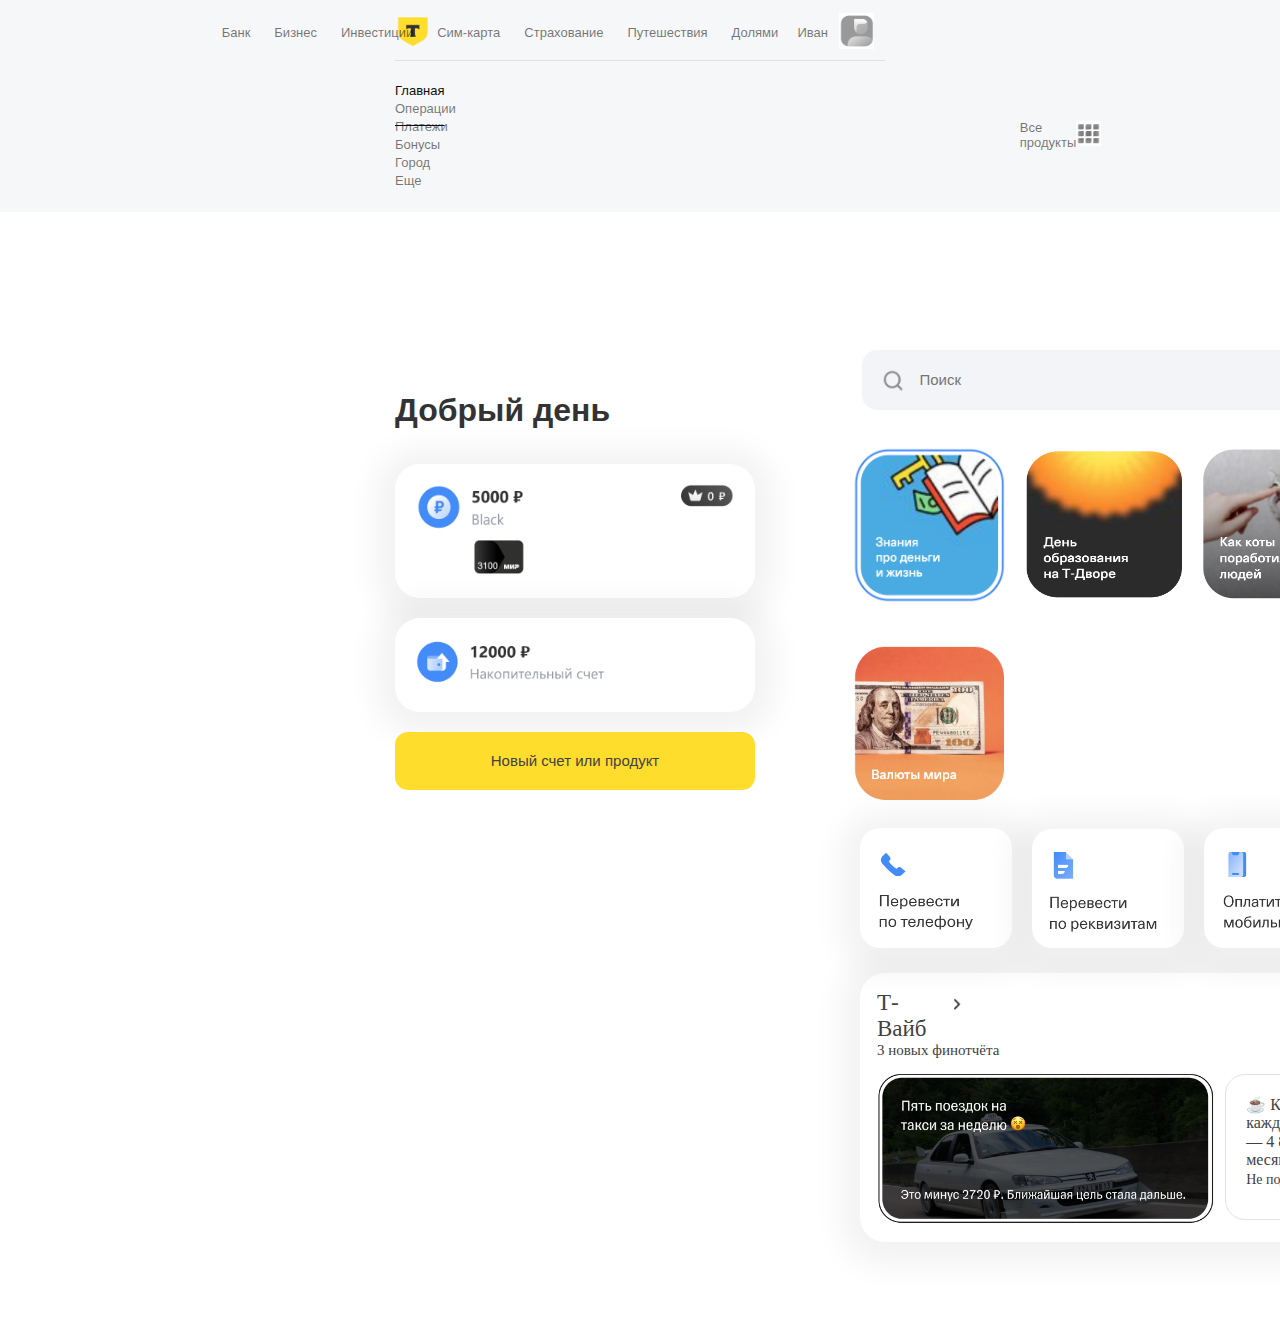
<file: public/index.html>
<!DOCTYPE html>
<html lang="en">
<head>
    <meta charset="UTF-8">
    <meta name="viewport" content="width=device-width, initial-scale=1.0">
    <title>Личный кабинет | Т-Банк</title>
    <link rel="icon" href="logotype.png" sizes="50x50" type="image/png">
    <link rel="stylesheet" href="main.css">
</head>
<body>
    <header class="container-fluid">
        <div class="container d-flex">
            <a href="https://www.tbank.ru/mybank/"><img id="logo" src="logo.png" alt="T-Bank"/></a>
            <nav class="menu">
                <a href="https://www.tbank.ru/mybank/">Банк</a>
                <a href="https://www.tbank.ru/mybank/">Бизнес</a>
                <a href="https://www.tbank.ru/mybank/">Инвестиции</a>
                <a href="https://www.tbank.ru/mybank/">Сим-карта</a>
                <a href="https://www.tbank.ru/mybank/">Страхование</a>
                <a href="https://www.tbank.ru/mybank/">Путешествия</a>
                <a href="https://www.tbank.ru/mybank/">Долями</a>
            </nav>
            <div class="prof">
                <a class="name">Иван</a>
                <a href="https://www.tbank.ru/mybank/"><img src="profile.png"/></a>
            </div>
        </div>
        <div class="container2 d-flex">
            <nav class="menu">
                <a id="active">Главная</a>
                <a href="https://www.tbank.ru/mybank/">Операции</a>
                <a href="https://www.tbank.ru/mybank/">Платежи</a>
                <a href="https://www.tbank.ru/mybank/">Бонусы</a>
                <a href="https://www.tbank.ru/mybank/">Город</a>
                <a href="https://www.tbank.ru/mybank/">Еще</a>
            </nav>
            <a class="name" href="https://www.tbank.ru/mybank/">Все продукты</a>
            <a href="https://www.tbank.ru/mybank/"><img src="burger.png"/></a>
        </div>
    </header>
    <main class="container">
        <div class="container">
            <div class="block1 d-flex">
                <div id="inner-div">
                    <div class="main">
                        <a id="hello">Добрый день</a>
                    </div>
                    <div onclick="window.location.href='https://www.tbank.ru/mybank/'" class="main2">
                        <img src="block1.png"/>
                    </div>
                    <div onclick="window.location.href='https://www.tbank.ru/mybank/'" class="main3">
                        <img src="block2.png"/>
                    </div>
                    <div class="main4" onclick="window.location.href='https://www.tbank.ru/mybank/'">
                        <div class="button">
                            <a>Новый счет или продукт</a>
                        </div>
                    </div>
                </div>
                <div id="inner-div2">
                    <div class="main-div">
                        <form id="chat-form" name="text" action="" method="get">
                            <div class="input-container">
                                <img src="search.png"/>
                                <input type="text" id="user-input" name="text" placeholder="Поиск"/>
                            </div>
                        </form>
                    </div>
                    <div class="carts">
                        <img src="cart1.png"/>
                        <img src="cart2.png"/>
                        <img src="cart3.png"/>
                        <img src="cart4.png"/>
                    </div>
                    <div class="carts2">
                        <div onclick="window.location.href='https://www.tbank.ru/mybank/'" class="back">
                            <img id="one" src="cart_ont.png"/>
                        </div>
                        <div onclick="window.location.href='https://www.tbank.ru/mybank/'" class="back">
                            <img id="two" src="cart-two.png"/>
                        </div>
                        <div onclick="window.location.href='https://www.tbank.ru/mybank/'" class="back">
                            <img id="three" src="cart-three.png"/>
                        </div>
                        <div onclick="window.location.href='https://www.tbank.ru/mybank/'" class="back">
                            <img id="four" src="cart-four.png"/>
                        </div>
                    </div>
                    <div class="cart3">
                        <div>
                            <a href="shorts.html" id="main-text">Т-Вайб</a>
                            <img id="arrow" src="arroww.svg"/>
                            <img id="new" src="new.png"/>
                        </div>
                        <div>
                            <a id="inner-text">3 новых финотчёта</a>
                        </div>
                        <div>
                            <img id="taxi" src="taxi.png"/>
                            <div id="border" onclick="window.location.href='shorts.html'">
                                <a id="text-main">☕ Кофе за 160 ₽ <br>каждый день <br>— 4 800 ₽ в месяц. <span> ㅤ<br>Не подумал бы, да?</span></a>
                                <img id="arrow-border" src="arrow-border.svg"/>
                            </div>
                        </div>
                    </div>
                </div>
            </div>
        </div>
    </main>
    
</body>
</html>
</file>
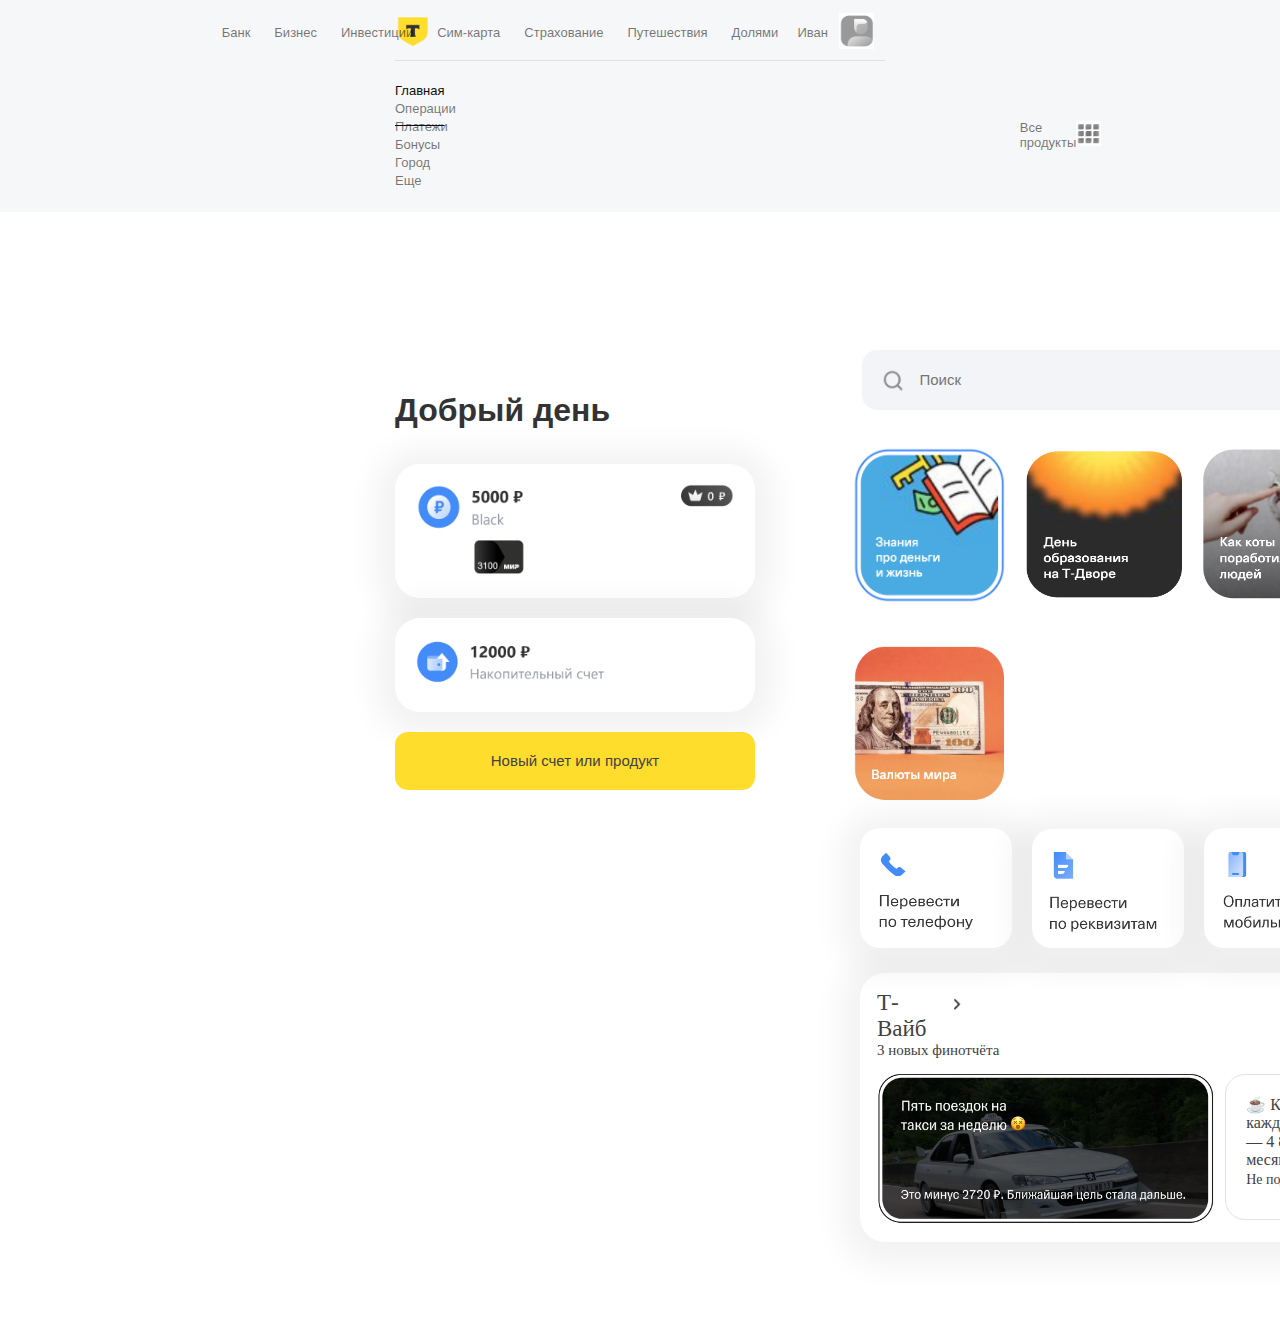
<file: templates/index.html>
<!DOCTYPE html>
<html lang="en">
<head>
    <meta charset="UTF-8">
    <meta name="viewport" content="width=device-width, initial-scale=1.0">
    <title>Личный кабинет | Т-Банк</title>
    <link rel="icon" href="../static/img/logotype.png" sizes="50x50" type="image/png">
    <link rel="stylesheet" href="../static/css/main.css">
</head>
<body>
    <header class="container-fluid">
        <div class="container d-flex">
            <a href="https://www.tbank.ru/mybank/"><img id="logo" src="../static/img/logo.png" alt="T-Bank"/></a>
            <nav class="menu">
                <a href="https://www.tbank.ru/mybank/">Банк</a>
                <a href="https://www.tbank.ru/mybank/">Бизнес</a>
                <a href="https://www.tbank.ru/mybank/">Инвестиции</a>
                <a href="https://www.tbank.ru/mybank/">Сим-карта</a>
                <a href="https://www.tbank.ru/mybank/">Страхование</a>
                <a href="https://www.tbank.ru/mybank/">Путешествия</a>
                <a href="https://www.tbank.ru/mybank/">Долями</a>
            </nav>
            <div class="prof">
                <a class="name">Иван</a>
                <a href="https://www.tbank.ru/mybank/"><img src="../static/img/profile.png"/></a>
            </div>
        </div>
        <div class="container2 d-flex">
            <nav class="menu">
                <a id="active">Главная</a>
                <a href="https://www.tbank.ru/mybank/">Операции</a>
                <a href="https://www.tbank.ru/mybank/">Платежи</a>
                <a href="https://www.tbank.ru/mybank/">Бонусы</a>
                <a href="https://www.tbank.ru/mybank/">Город</a>
                <a href="https://www.tbank.ru/mybank/">Еще</a>
            </nav>
            <a class="name" href="https://www.tbank.ru/mybank/">Все продукты</a>
            <a href="https://www.tbank.ru/mybank/"><img src="../static/img/burger.png"/></a>
        </div>
    </header>
    <main class="container">
        <div class="container">
            <div class="block1 d-flex">
                <div id="inner-div">
                    <div class="main">
                        <a id="hello">Добрый день</a>
                    </div>
                    <div onclick="window.location.href='https://www.tbank.ru/mybank/'" class="main2">
                        <img src="../static/img/block1.png"/>
                    </div>
                    <div onclick="window.location.href='https://www.tbank.ru/mybank/'" class="main3">
                        <img src="../static/img/block2.png"/>
                    </div>
                    <div class="main4" onclick="window.location.href='https://www.tbank.ru/mybank/'">
                        <div class="button">
                            <a>Новый счет или продукт</a>
                        </div>
                    </div>
                </div>
                <div id="inner-div2">
                    <div class="main-div">
                        <form id="chat-form" name="text" action="" method="get">
                            <div class="input-container">
                                <img src="../static/img/search.png"/>
                                <input type="text" id="user-input" name="text" placeholder="Поиск"/>
                            </div>
                        </form>
                    </div>
                    <div class="carts">
                        <img src="../static/img/cart1.png"/>
                        <img src="../static/img/cart2.png"/>
                        <img src="../static/img/cart3.png"/>
                        <img src="../static/img/cart4.png"/>
                    </div>
                    <div class="carts2">
                        <div onclick="window.location.href='https://www.tbank.ru/mybank/'" class="back">
                            <img id="one" src="../static/img/cart_ont.png"/>
                        </div>
                        <div onclick="window.location.href='https://www.tbank.ru/mybank/'" class="back">
                            <img id="two" src="../static/img/cart-two.png"/>
                        </div>
                        <div onclick="window.location.href='https://www.tbank.ru/mybank/'" class="back">
                            <img id="three" src="../static/img/cart-three.png"/>
                        </div>
                        <div onclick="window.location.href='https://www.tbank.ru/mybank/'" class="back">
                            <img id="four" src="../static/img/cart-four.png"/>
                        </div>
                    </div>
                    <div class="cart3">
                        <div>
                            <a href="../templates/shorts.html" id="main-text">Т-Вайб</a>
                            <img id="arrow" src="../static/img/arroww.svg"/>
                            <img id="new" src="../static/img/new.png"/>
                        </div>
                        <div>
                            <a id="inner-text">3 новых финотчёта</a>
                        </div>
                        <div>
                            <img id="taxi" src="../static/img/taxi.png"/>
                            <div id="border" onclick="window.location.href='../templates/shorts.html'">
                                <a id="text-main">☕ Кофе за 160 ₽ <br>каждый день <br>— 4 800 ₽ в месяц. <span> ㅤ<br>Не подумал бы, да?</span></a>
                                <img id="arrow-border" src="../static/img/arrow-border.svg"/>
                            </div>
                        </div>
                    </div>
                </div>
            </div>
        </div>
    </main>
    
</body>
</html>
</file>
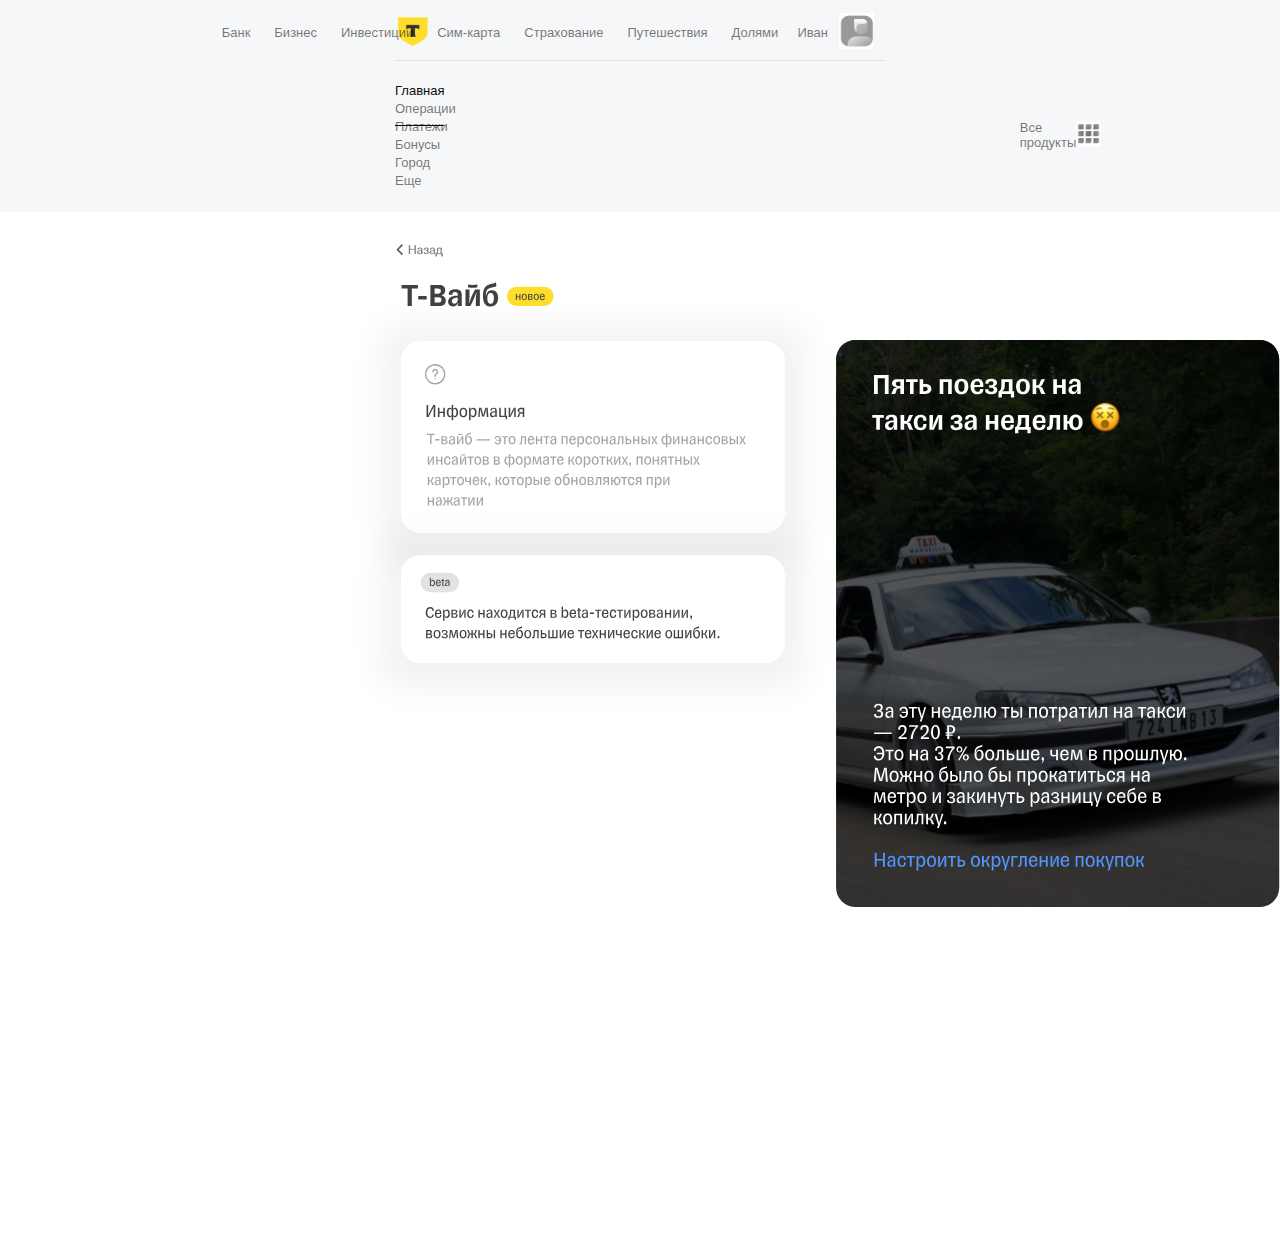
<file: public/shorts.html>
<!DOCTYPE html>
<html lang="en">
<head>
    <meta charset="UTF-8">
    <meta name="viewport" content="width=device-width, initial-scale=1.0">
    <title>Т-Вайб</title>
    <link rel="icon" href="logotype.png" sizes="50x50" type="image/png">
    <script src="main.js"></script>
    <link rel="stylesheet" href="shorts.css">
</head>
<body>
    <header class="container-fluid">
        <div class="container d-flex">
            <a href="https://www.tbank.ru/mybank/"><img id="logo" src="logo.png" alt="T-Bank"/></a>
            <nav class="menu">
                <a href="https://www.tbank.ru/mybank/">Банк</a>
                <a href="https://www.tbank.ru/mybank/">Бизнес</a>
                <a href="https://www.tbank.ru/mybank/">Инвестиции</a>
                <a href="https://www.tbank.ru/mybank/">Сим-карта</a>
                <a href="https://www.tbank.ru/mybank/">Страхование</a>
                <a href="https://www.tbank.ru/mybank/">Путешествия</a>
                <a href="https://www.tbank.ru/mybank/">Долями</a>
            </nav>
            <div class="prof">
                <a class="name">Иван</a>
                <a href="https://www.tbank.ru/mybank/"><img src="profile.png"/></a>
            </div>
        </div>
        <div class="container2 d-flex">
            <nav class="menu">
                <a id="active">Главная</a>
                <a href="https://www.tbank.ru/mybank/">Операции</a>
                <a href="https://www.tbank.ru/mybank/">Платежи</a>
                <a href="https://www.tbank.ru/mybank/">Бонусы</a>
                <a href="https://www.tbank.ru/mybank/">Город</a>
                <a href="https://www.tbank.ru/mybank/">Еще</a>
            </nav>
            <a class="name" href="https://www.tbank.ru/mybank/">Все продукты</a>
            <a href="https://www.tbank.ru/mybank/"><img src="burger.png"/></a>
        </div>
    </header>
    <main class="container">
        <div class="container">
            <div class="block1 d-flex">
                <div id="inner-div">
                    <div class="main">
                        <a href="index.html"><img src="back-image.png"/></a>
                    </div>
                    <div id="main2">
                        <img src="efef.svg"/>
                    </div>
                </div>
                <div class="shorts-container">
                    <div class="shorts">
                        <img src="group-one.svg" class="short active"/>
                        <img id="two" src="group-second.svg" class="short"/>
                        <img id="three" src="group-three.svg" class="short"/>
                    </div>
                </div>
            </div>
        </div>
    </main>
    
</body>
</html>
</file>
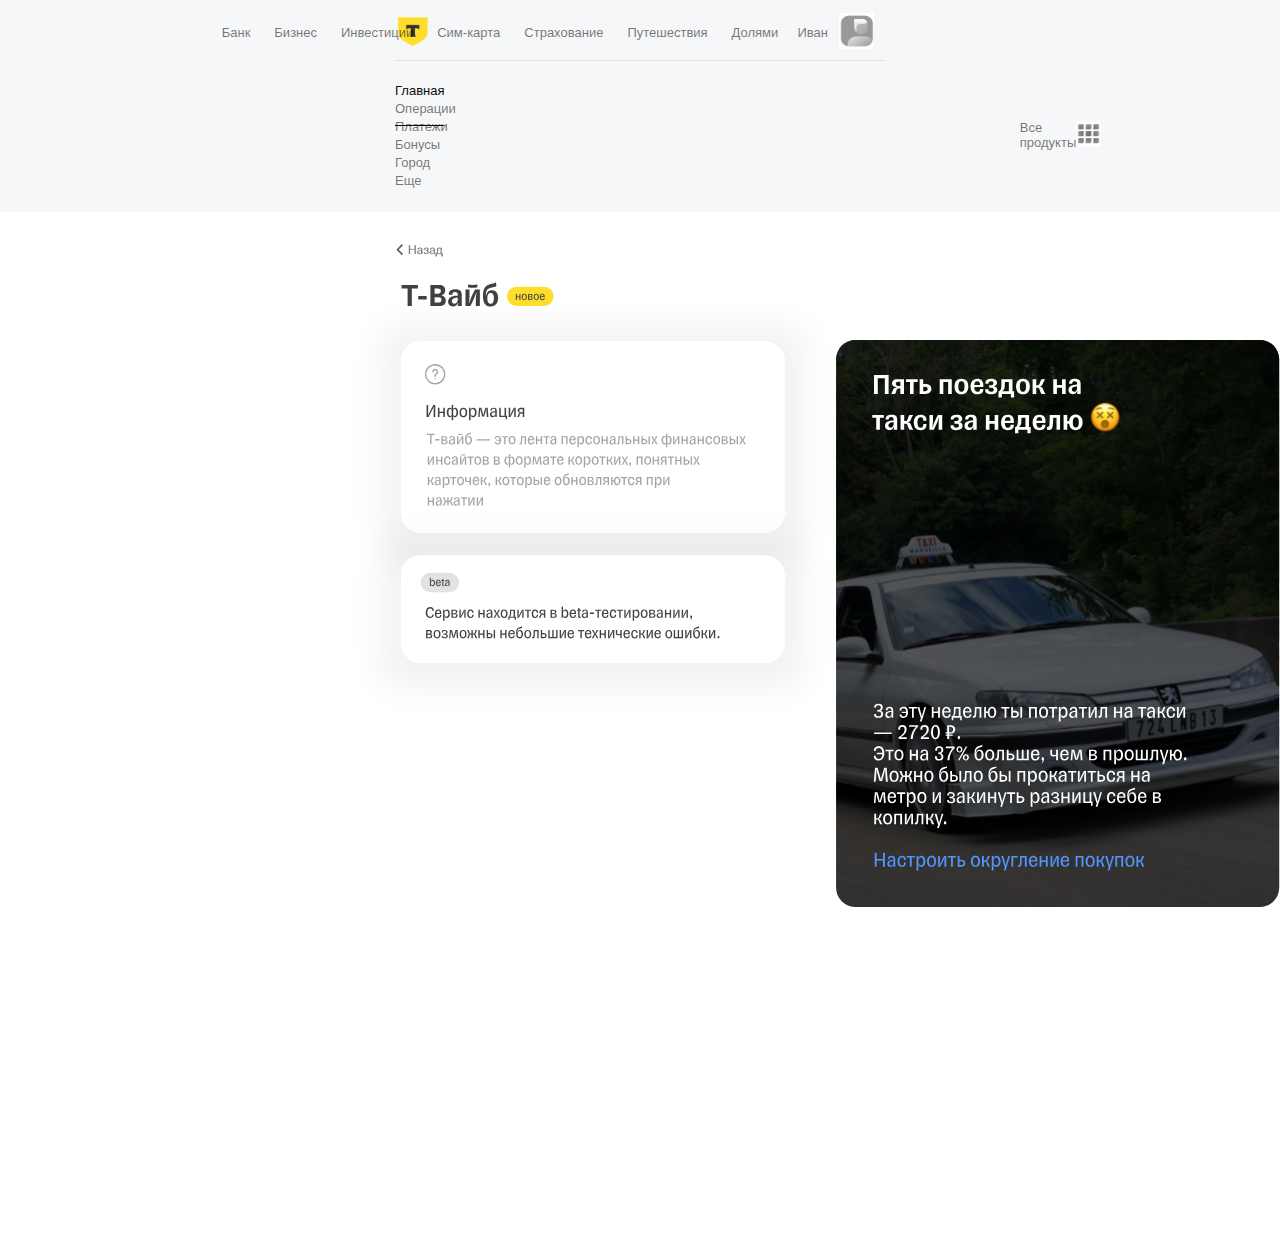
<file: templates/shorts.html>
<!DOCTYPE html>
<html lang="en">
<head>
    <meta charset="UTF-8">
    <meta name="viewport" content="width=device-width, initial-scale=1.0">
    <title>Т-Вайб</title>
    <link rel="icon" href="../static/img/logotype.png" sizes="50x50" type="image/png">
    <script src="../templates/main.js"></script>
    <link rel="stylesheet" href="../static/css/shorts.css">
</head>
<body>
    <header class="container-fluid">
        <div class="container d-flex">
            <a href="https://www.tbank.ru/mybank/"><img id="logo" src="../static/img/logo.png" alt="T-Bank"/></a>
            <nav class="menu">
                <a href="https://www.tbank.ru/mybank/">Банк</a>
                <a href="https://www.tbank.ru/mybank/">Бизнес</a>
                <a href="https://www.tbank.ru/mybank/">Инвестиции</a>
                <a href="https://www.tbank.ru/mybank/">Сим-карта</a>
                <a href="https://www.tbank.ru/mybank/">Страхование</a>
                <a href="https://www.tbank.ru/mybank/">Путешествия</a>
                <a href="https://www.tbank.ru/mybank/">Долями</a>
            </nav>
            <div class="prof">
                <a class="name">Иван</a>
                <a href="https://www.tbank.ru/mybank/"><img src="../static/img/profile.png"/></a>
            </div>
        </div>
        <div class="container2 d-flex">
            <nav class="menu">
                <a id="active">Главная</a>
                <a href="https://www.tbank.ru/mybank/">Операции</a>
                <a href="https://www.tbank.ru/mybank/">Платежи</a>
                <a href="https://www.tbank.ru/mybank/">Бонусы</a>
                <a href="https://www.tbank.ru/mybank/">Город</a>
                <a href="https://www.tbank.ru/mybank/">Еще</a>
            </nav>
            <a class="name" href="https://www.tbank.ru/mybank/">Все продукты</a>
            <a href="https://www.tbank.ru/mybank/"><img src="../static/img/burger.png"/></a>
        </div>
    </header>
    <main class="container">
        <div class="container">
            <div class="block1 d-flex">
                <div id="inner-div">
                    <div class="main">
                        <a href="../templates/index.html"><img src="../static/img/back-image.png"/></a>
                    </div>
                    <div id="main2">
                        <img src="../static/img/efef.svg"/>
                    </div>
                </div>
                <div class="shorts-container">
                    <div class="shorts">
                        <img src="../static/img/group-one.svg" class="short active"/>
                        <img id="two" src="../static/img/group-second.svg" class="short"/>
                        <img id="three" src="../static/img/group-three.svg" class="short"/>
                    </div>
                </div>
            </div>
        </div>
    </main>
    
</body>
</html>
</file>
<file: public/main.css>
@font-face {
  font-family: 'Tinkoff Sans-Regular';
  src: url(.../static/fonts/TinkoffSans-Regular.ttf) format('ttf');
}

@font-face {
  font-family: 'Tinkoff Sans-Bold';
  font-weight: 600;
  src: url(.../static/fonts/TinkoffSans-Bold.ttf) format('ttf');
}

@font-face {
  font-family: 'Tinkoff Sans-Medium';
  src: url(.../static/fonts/TinkoffSans-Medium.ttf) format('ttf');
}

* {
  box-sizing: border-box;
  margin: 0;
  padding: 0;
  font-family: "Tinkoff Sans-Regular", sans-serif;
}

.d-flex {
  display: flex;
  justify-content: space-between;
  align-items: center;
}

.container-fluid {
  background-color: #f6f7f8;
}

header {
    background-color: #f6f7f8;
    padding: 5px 395px;
    justify-content: center;
    align-items: center;
}

header .container {
    border-bottom: 1px solid #e2e2e2;

}
header div img {
    cursor: pointer;
    width: 35px;
    height: 51px;
}

header .container .menu {
  position: absolute;
  left: 40%;
  transform: translateX(-50%);
  display: flex;
  justify-content: center;
  align-items: center;
  align-self: center;
}

header .container .menu a {
    font-size: 13px;
    text-decoration: none;
    margin-right: 24px;
    color: #0000008a;
    transition: 0.4s ease-in-out;
}

header .container .menu a:hover {
    text-underline-offset: 23px;
    text-decoration-thickness: 14px;
    text-decoration: underline;
    color: #252525;
}

header .container .prof a img {
    width: 35px;
    height: 36px;
}

header .container .prof {
    justify-content: center;
    text-align: center;
    align-items: center;
    display: flex;
}

header .container .prof a {
    cursor: pointer;
    font-size: 13px;
    margin-right: 11px;
    text-decoration: none;
    color: #0000008a;
    transition: 0.4s ease-in-out;
}

header .container .prof a:hover {
    text-underline-offset: 23px;
    text-decoration-thickness: 14px;
    text-decoration: underline;
    color: #252525;
}
header .container2 {
    padding-bottom: 18px;
    padding-top: 10px;
    margin-top: 10px;
}
header .container2 .menu a {
    font-size: 13px;
    text-decoration: none;
    line-height: 1;
    margin-right: 24px;
    color: #0000008a;
    transition: 0.4s ease-in-out;
}

header .container2 .menu #active {
    cursor: pointer;
    text-underline-offset: 30px;
    text-decoration-thickness: 14px;
    text-decoration: underline;
    color: #0e0e0e;
}

header .container2 .menu a:hover {
    text-underline-offset: 30px;
    text-decoration-thickness: 14px;
    text-decoration: underline;
    color: #252525;
}

header .container2 .name {
    margin-left: 540px;
    cursor: pointer;
    font-size: 13px;
    text-decoration: none;
    color: #0000008a;
    transition: 0.4s ease-in-out;
}

header .container2 .name:hover {
    text-underline-offset: 30px;
    text-decoration-thickness: 14px;
    text-decoration: underline;
    color: #252525;
}

header .container2 img {
    margin-right: 15px;
    width: 25px;
    height: 25px;
}

.block1 {
    display: flex;
    justify-content: left;
    align-items: center;
    margin-top: -372px;
}

.block1 #inner-div .main #hello {
    color: #333333;
    font-size: 32px;
    font-family: "Tinkoff Sans-Bold", sans-serif;
    font-weight: 600;

}

.block1 #inner-div .main2 {
    cursor: pointer;
    margin-top: 35px;
    padding: 20px;
    border-radius: 25px;
    box-shadow: 0px 4px 30px 20px rgba(0, 0, 0, 0.05);
    background-color: white;
    transition: 0.3s;

}

.block1 #inner-div .main2:hover {
    box-shadow: 0px 10px 30px 10px rgba(0, 0, 0, 0.151);
}

.block1 #inner-div .main2 img {
    width: 320px;
    height: 90px;
}

.block1 #inner-div {
    margin-left: 395px;
    flex-direction: column;
}

.block1 #inner-div .main3 {
    cursor: pointer;
    margin-top: 20px;
    padding: 20px;
    border-radius: 25px;
    box-shadow: 0px 4px 30px 20px rgba(0, 0, 0, 0.05);
    background-color: white;
    transition: 0.3s;
}

.block1 #inner-div .main3 img {
    width: 320px;
    height: 50px;
}

.block1 #inner-div .main3:hover {
    box-shadow: 0px 10px 30px 10px rgba(0, 0, 0, 0.151);
}

.block1 #inner-div .main4 {
    margin-top: 20px;

}

.block1 #inner-div .main4 .button {
    cursor: pointer;
    border-radius: 13px;
    text-align: center;
    align-items: center;
    padding: 20px;
    background-color: #FFDD2D;
    transition: 0.5s;
}

.block1 #inner-div .main4 .button:hover {
    background-color: #f1d026;
}

.block1 #inner-div .main4 .button a {
    color: #414141;
    font-size: 15px;
}

.block1 #inner-div2 {
    margin-bottom: 100px;
    margin-left: 95px;
    margin-top: 510px;
    flex-direction: column;
}

.block1 #inner-div2 .main-div #chat-form {
    width: 665px;
    display: flex;
    justify-content: center;
    align-items: center;
    border-radius: 15px;
    padding: 15px;
    background-color: #F2F4F7;
}

.block1 #inner-div2 .main-div #chat-form .input-container {
    width: 100%;
    display: flex;
    align-items: center;
    justify-content: center;
}

.block1 #inner-div2 .main-div #chat-form input {
    font-size: 15px;
    font-weight: 400;
    background: none;
    margin-left: 5px;
    border: none;
    height: 30px;
    width: 100%;
    outline: none;
    line-height: 30px;
    padding: 0 10px;
}

.block1 #inner-div2 .main-div #chat-form img {
    margin-left: 5px;
    width: 23px;
    height: 25px;
}

.block1 #inner-div2 .main-div {
    display: flex;
    justify-content: center;
    align-items: center;
}

.block1 #inner-div2 .carts img {
    cursor: pointer;
    transform: translateY(0);
    transition: 0.3s;
    margin-right: 10px;
    margin-top: 35px;
    width: 160px;
    height: 160px;
}

.block1 #inner-div2 .carts img:hover {
    transform: translateY(-8px);
}

.block1 #inner-div2 .carts2 {
    
    display: flex; 
    flex-direction: row;
    align-items: center;
}

.block1 #inner-div2 .carts2 .back {
    margin-left: 10px;
    cursor: pointer;
    transform: translateY(0);
    transition: 0.3s;
    margin-right: 10px;
    margin-top: 20px;
    padding: 11px 11px 0 11px;
    border-radius: 20px;
    box-shadow: 0px 4px 30px 20px rgba(0, 0, 0, 0.05);
    background-color: white;
}


.block1 #inner-div2 .carts2 .back img {
    width: 120px;
    height: 100px;
}

.block1 #inner-div2 .carts2 .back:hover {
    transform: translateY(-6px);

}

.block1 #inner-div2 .carts2 .back #two {
    margin-top: 7px;
    margin-bottom:7px;
    width: 130px;
    height: 90px;
}


.block1 #inner-div2 .carts2 .back #one {
    margin-top: 5px;
    margin-bottom: 5px;
    width: 130px;
    height: 95px;
}

.block1 #inner-div2 .carts2 .back #three {
    margin-top: 5px;
    margin-bottom: 5px;
    width: 130px;
    height: 95px;
}

.block1 #inner-div2 .carts2 .back #four {
    margin-top: 5px;
    margin-bottom: 5px;
    width: 130px;
    height: 95px;
}

.block1 #inner-div2 .cart3 {
    margin-left: 10px;
    margin-right: 10px;
    padding: 17px;
    margin-top: 25px;
    border-radius: 25px;
    box-shadow: 0px 4px 30px 20px rgba(0, 0, 0, 0.05);
    background-color: white;
}

.block1 #inner-div2 .cart3 #main-text {
    cursor: pointer;
    text-decoration: none;
    color: #414141;
    font-family: "Tinkoff Sans";
    font-size: 23px;
    font-style: normal;
    font-weight: 500;
    transition: 0.2s;
}

.block1 #inner-div2 .cart3 #main-text:hover {
    color: #5395FA;
}

.block1 #inner-div2 .cart3 #arrow {
    margin-top: 5px;
    width: 20px;
    height: 18px;
}

.block1 #inner-div2 .cart3 #new {
    margin-left: 490px;
    width: 55px;
    height: 25px;
}

.block1 #inner-div2 .cart3 #inner-text {
    color: #414141;
    font-family: "Tinkoff Sans";
    font-size: 15px;
    font-style: normal;
    font-weight: 400;
    line-height: normal;
}

.block1 #inner-div2 .cart3 div {
    flex-direction: row;
    display: flex;
}

.block1 #inner-div2 .cart3 #taxi {
    margin-top: 12px;
    width: 338.21px;
    height: 154.15px;
}

.block1 #inner-div2 .cart3 #border {
    cursor: pointer;
    padding: 20px;
    margin-left: 10px;
    margin-top: 15px;
    transform: translateY(0);
    width: 281.279px;
    height: 146.248px;
    border-radius: 20px;
    transition: 0.2s;
    border: 1px solid #E0E2E4;
    background: #FFF;
}

.block1 #inner-div2 .cart3 #border:hover {
    transform: translateY(-7px);
}

.block1 #inner-div2 .cart3 #border #text-main {
    color: #414141;
    font-family: "Tinkoff Sans";
    font-size: 16px;
    font-style: normal;
    font-weight: 400;
    line-height: normal;
}

.block1 #inner-div2 .cart3 #border #arrow-border {
    margin-top: 90px;
    margin-left: 100px;
    width: 12.33px;
    height: 11.09px;
}

.block1 #inner-div2 .cart3 #border #text-main span {
    color: #414141;
    font-family: "Tinkoff Sans";
    font-size: 14px;
    font-style: normal;
    font-weight: 400;
    line-height: normal;
}
</file>
<file: static/css/main.css>
@font-face {
  font-family: 'Tinkoff Sans-Regular';
  src: url(.../static/fonts/TinkoffSans-Regular.ttf) format('ttf');
}

@font-face {
  font-family: 'Tinkoff Sans-Bold';
  font-weight: 600;
  src: url(.../static/fonts/TinkoffSans-Bold.ttf) format('ttf');
}

@font-face {
  font-family: 'Tinkoff Sans-Medium';
  src: url(.../static/fonts/TinkoffSans-Medium.ttf) format('ttf');
}

* {
  box-sizing: border-box;
  margin: 0;
  padding: 0;
  font-family: "Tinkoff Sans-Regular", sans-serif;
}

.d-flex {
  display: flex;
  justify-content: space-between;
  align-items: center;
}

.container-fluid {
  background-color: #f6f7f8;
}

header {
    background-color: #f6f7f8;
    padding: 5px 395px;
    justify-content: center;
    align-items: center;
}

header .container {
    border-bottom: 1px solid #e2e2e2;

}
header div img {
    cursor: pointer;
    width: 35px;
    height: 51px;
}

header .container .menu {
  position: absolute;
  left: 40%;
  transform: translateX(-50%);
  display: flex;
  justify-content: center;
  align-items: center;
  align-self: center;
}

header .container .menu a {
    font-size: 13px;
    text-decoration: none;
    margin-right: 24px;
    color: #0000008a;
    transition: 0.4s ease-in-out;
}

header .container .menu a:hover {
    text-underline-offset: 23px;
    text-decoration-thickness: 14px;
    text-decoration: underline;
    color: #252525;
}

header .container .prof a img {
    width: 35px;
    height: 36px;
}

header .container .prof {
    justify-content: center;
    text-align: center;
    align-items: center;
    display: flex;
}

header .container .prof a {
    cursor: pointer;
    font-size: 13px;
    margin-right: 11px;
    text-decoration: none;
    color: #0000008a;
    transition: 0.4s ease-in-out;
}

header .container .prof a:hover {
    text-underline-offset: 23px;
    text-decoration-thickness: 14px;
    text-decoration: underline;
    color: #252525;
}
header .container2 {
    padding-bottom: 18px;
    padding-top: 10px;
    margin-top: 10px;
}
header .container2 .menu a {
    font-size: 13px;
    text-decoration: none;
    line-height: 1;
    margin-right: 24px;
    color: #0000008a;
    transition: 0.4s ease-in-out;
}

header .container2 .menu #active {
    cursor: pointer;
    text-underline-offset: 30px;
    text-decoration-thickness: 14px;
    text-decoration: underline;
    color: #0e0e0e;
}

header .container2 .menu a:hover {
    text-underline-offset: 30px;
    text-decoration-thickness: 14px;
    text-decoration: underline;
    color: #252525;
}

header .container2 .name {
    margin-left: 540px;
    cursor: pointer;
    font-size: 13px;
    text-decoration: none;
    color: #0000008a;
    transition: 0.4s ease-in-out;
}

header .container2 .name:hover {
    text-underline-offset: 30px;
    text-decoration-thickness: 14px;
    text-decoration: underline;
    color: #252525;
}

header .container2 img {
    margin-right: 15px;
    width: 25px;
    height: 25px;
}

.block1 {
    display: flex;
    justify-content: left;
    align-items: center;
    margin-top: -372px;
}

.block1 #inner-div .main #hello {
    color: #333333;
    font-size: 32px;
    font-family: "Tinkoff Sans-Bold", sans-serif;
    font-weight: 600;

}

.block1 #inner-div .main2 {
    cursor: pointer;
    margin-top: 35px;
    padding: 20px;
    border-radius: 25px;
    box-shadow: 0px 4px 30px 20px rgba(0, 0, 0, 0.05);
    background-color: white;
    transition: 0.3s;

}

.block1 #inner-div .main2:hover {
    box-shadow: 0px 10px 30px 10px rgba(0, 0, 0, 0.151);
}

.block1 #inner-div .main2 img {
    width: 320px;
    height: 90px;
}

.block1 #inner-div {
    margin-left: 395px;
    flex-direction: column;
}

.block1 #inner-div .main3 {
    cursor: pointer;
    margin-top: 20px;
    padding: 20px;
    border-radius: 25px;
    box-shadow: 0px 4px 30px 20px rgba(0, 0, 0, 0.05);
    background-color: white;
    transition: 0.3s;
}

.block1 #inner-div .main3 img {
    width: 320px;
    height: 50px;
}

.block1 #inner-div .main3:hover {
    box-shadow: 0px 10px 30px 10px rgba(0, 0, 0, 0.151);
}

.block1 #inner-div .main4 {
    margin-top: 20px;

}

.block1 #inner-div .main4 .button {
    cursor: pointer;
    border-radius: 13px;
    text-align: center;
    align-items: center;
    padding: 20px;
    background-color: #FFDD2D;
    transition: 0.5s;
}

.block1 #inner-div .main4 .button:hover {
    background-color: #f1d026;
}

.block1 #inner-div .main4 .button a {
    color: #414141;
    font-size: 15px;
}

.block1 #inner-div2 {
    margin-bottom: 100px;
    margin-left: 95px;
    margin-top: 510px;
    flex-direction: column;
}

.block1 #inner-div2 .main-div #chat-form {
    width: 665px;
    display: flex;
    justify-content: center;
    align-items: center;
    border-radius: 15px;
    padding: 15px;
    background-color: #F2F4F7;
}

.block1 #inner-div2 .main-div #chat-form .input-container {
    width: 100%;
    display: flex;
    align-items: center;
    justify-content: center;
}

.block1 #inner-div2 .main-div #chat-form input {
    font-size: 15px;
    font-weight: 400;
    background: none;
    margin-left: 5px;
    border: none;
    height: 30px;
    width: 100%;
    outline: none;
    line-height: 30px;
    padding: 0 10px;
}

.block1 #inner-div2 .main-div #chat-form img {
    margin-left: 5px;
    width: 23px;
    height: 25px;
}

.block1 #inner-div2 .main-div {
    display: flex;
    justify-content: center;
    align-items: center;
}

.block1 #inner-div2 .carts img {
    cursor: pointer;
    transform: translateY(0);
    transition: 0.3s;
    margin-right: 10px;
    margin-top: 35px;
    width: 160px;
    height: 160px;
}

.block1 #inner-div2 .carts img:hover {
    transform: translateY(-8px);
}

.block1 #inner-div2 .carts2 {
    
    display: flex; 
    flex-direction: row;
    align-items: center;
}

.block1 #inner-div2 .carts2 .back {
    margin-left: 10px;
    cursor: pointer;
    transform: translateY(0);
    transition: 0.3s;
    margin-right: 10px;
    margin-top: 20px;
    padding: 11px 11px 0 11px;
    border-radius: 20px;
    box-shadow: 0px 4px 30px 20px rgba(0, 0, 0, 0.05);
    background-color: white;
}


.block1 #inner-div2 .carts2 .back img {
    width: 120px;
    height: 100px;
}

.block1 #inner-div2 .carts2 .back:hover {
    transform: translateY(-6px);

}

.block1 #inner-div2 .carts2 .back #two {
    margin-top: 7px;
    margin-bottom:7px;
    width: 130px;
    height: 90px;
}


.block1 #inner-div2 .carts2 .back #one {
    margin-top: 5px;
    margin-bottom: 5px;
    width: 130px;
    height: 95px;
}

.block1 #inner-div2 .carts2 .back #three {
    margin-top: 5px;
    margin-bottom: 5px;
    width: 130px;
    height: 95px;
}

.block1 #inner-div2 .carts2 .back #four {
    margin-top: 5px;
    margin-bottom: 5px;
    width: 130px;
    height: 95px;
}

.block1 #inner-div2 .cart3 {
    margin-left: 10px;
    margin-right: 10px;
    padding: 17px;
    margin-top: 25px;
    border-radius: 25px;
    box-shadow: 0px 4px 30px 20px rgba(0, 0, 0, 0.05);
    background-color: white;
}

.block1 #inner-div2 .cart3 #main-text {
    cursor: pointer;
    text-decoration: none;
    color: #414141;
    font-family: "Tinkoff Sans";
    font-size: 23px;
    font-style: normal;
    font-weight: 500;
    transition: 0.2s;
}

.block1 #inner-div2 .cart3 #main-text:hover {
    color: #5395FA;
}

.block1 #inner-div2 .cart3 #arrow {
    margin-top: 5px;
    width: 20px;
    height: 18px;
}

.block1 #inner-div2 .cart3 #new {
    margin-left: 490px;
    width: 55px;
    height: 25px;
}

.block1 #inner-div2 .cart3 #inner-text {
    color: #414141;
    font-family: "Tinkoff Sans";
    font-size: 15px;
    font-style: normal;
    font-weight: 400;
    line-height: normal;
}

.block1 #inner-div2 .cart3 div {
    flex-direction: row;
    display: flex;
}

.block1 #inner-div2 .cart3 #taxi {
    margin-top: 12px;
    width: 338.21px;
    height: 154.15px;
}

.block1 #inner-div2 .cart3 #border {
    cursor: pointer;
    padding: 20px;
    margin-left: 10px;
    margin-top: 15px;
    transform: translateY(0);
    width: 281.279px;
    height: 146.248px;
    border-radius: 20px;
    transition: 0.2s;
    border: 1px solid #E0E2E4;
    background: #FFF;
}

.block1 #inner-div2 .cart3 #border:hover {
    transform: translateY(-7px);
}

.block1 #inner-div2 .cart3 #border #text-main {
    color: #414141;
    font-family: "Tinkoff Sans";
    font-size: 16px;
    font-style: normal;
    font-weight: 400;
    line-height: normal;
}

.block1 #inner-div2 .cart3 #border #arrow-border {
    margin-top: 90px;
    margin-left: 100px;
    width: 12.33px;
    height: 11.09px;
}

.block1 #inner-div2 .cart3 #border #text-main span {
    color: #414141;
    font-family: "Tinkoff Sans";
    font-size: 14px;
    font-style: normal;
    font-weight: 400;
    line-height: normal;
}
</file>
<file: public/shorts.css>
@font-face {
  font-family: 'Tinkoff Sans-Regular';
  src: url(.../static/fonts/TinkoffSans-Regular.ttf) format('ttf');
}

@font-face {
  font-family: 'Tinkoff Sans-Bold';
  font-weight: 600;
  src: url(.../static/fonts/TinkoffSans-Bold.ttf) format('ttf');
}

@font-face {
  font-family: 'Tinkoff Sans-Medium';
  src: url(.../static/fonts/TinkoffSans-Medium.ttf) format('ttf');
}

* {
  box-sizing: border-box;
  margin: 0;
  padding: 0;
  font-family: "Tinkoff Sans-Regular", sans-serif;
}

.d-flex {
  display: flex;
  justify-content: space-between;
  align-items: center;
}

.container-fluid {
  background-color: #f6f7f8;
}

header {
    background-color: #f6f7f8;
    padding: 5px 395px;
    justify-content: center;
    align-items: center;
}

header .container {
    border-bottom: 1px solid #e2e2e2;

}
header div img {
    cursor: pointer;
    width: 35px;
    height: 51px;
}

header .container .menu {
  position: absolute;
  left: 40%;
  transform: translateX(-50%);
  display: flex;
  justify-content: center;
  align-items: center;
  align-self: center;
}

header .container .menu a {
    font-size: 13px;
    text-decoration: none;
    margin-right: 24px;
    color: #0000008a;
    transition: 0.4s ease-in-out;
}

header .container .menu a:hover {
    text-underline-offset: 23px;
    text-decoration-thickness: 14px;
    text-decoration: underline;
    color: #252525;
}

header .container .prof a img {
    width: 35px;
    height: 36px;
}

header .container .prof {
    justify-content: center;
    text-align: center;
    align-items: center;
    display: flex;
}

header .container .prof a {
    cursor: pointer;
    font-size: 13px;
    margin-right: 11px;
    text-decoration: none;
    color: #0000008a;
    transition: 0.4s ease-in-out;
}

header .container .prof a:hover {
    text-underline-offset: 23px;
    text-decoration-thickness: 14px;
    text-decoration: underline;
    color: #252525;
}
header .container2 {
    padding-bottom: 18px;
    padding-top: 10px;
    margin-top: 10px;
}
header .container2 .menu a {
    font-size: 13px;
    text-decoration: none;
    line-height: 1;
    margin-right: 24px;
    color: #0000008a;
    transition: 0.4s ease-in-out;
}

header .container2 .menu #active {
    cursor: pointer;
    text-underline-offset: 30px;
    text-decoration-thickness: 14px;
    text-decoration: underline;
    color: #0e0e0e;
}

header .container2 .menu a:hover {
    text-underline-offset: 30px;
    text-decoration-thickness: 14px;
    text-decoration: underline;
    color: #252525;
}

header .container2 .name {
    margin-left: 540px;
    cursor: pointer;
    font-size: 13px;
    text-decoration: none;
    color: #0000008a;
    transition: 0.4s ease-in-out;
}

header .container2 .name:hover {
    text-underline-offset: 30px;
    text-decoration-thickness: 14px;
    text-decoration: underline;
    color: #252525;
}

header .container2 img {
    margin-right: 15px;
    width: 25px;
    height: 25px;
}

.block1 {
    display: flex;
    justify-content: left;
    align-items: center;
    margin-top: 30px;
}

.block1 #inner-div .main img {
    cursor: pointer;
    margin-left: 395px;
}

.block1 #inner-div #main2 img {
    width: 486.37px;
    height: 468.83px;
    margin-left: 350px;
    margin-bottom: 510px;
}

.block1 .shorts {
    cursor: pointer;
    display: flex;
    flex-direction: column;
    margin-top: 90px;
    position: relative;
    height: 900px; 
    overflow: hidden; 
}

.block1 .shorts-container .shorts img {
    position: absolute;
    width: 100%;
    height: auto;
    transition: all 0.5s ease;
}

.block1 .shorts-container .shorts img:first-child {
    position: relative;
    opacity: 1;
    transform: translateY(0);
}

.block1 .shorts-container .shorts img:nth-child(2),
.block1 .shorts-container .shorts img:nth-child(3) {
    opacity: 0;
    transform: translateY(20px);
}
</file>
<file: static/css/shorts.css>
@font-face {
  font-family: 'Tinkoff Sans-Regular';
  src: url(.../static/fonts/TinkoffSans-Regular.ttf) format('ttf');
}

@font-face {
  font-family: 'Tinkoff Sans-Bold';
  font-weight: 600;
  src: url(.../static/fonts/TinkoffSans-Bold.ttf) format('ttf');
}

@font-face {
  font-family: 'Tinkoff Sans-Medium';
  src: url(.../static/fonts/TinkoffSans-Medium.ttf) format('ttf');
}

* {
  box-sizing: border-box;
  margin: 0;
  padding: 0;
  font-family: "Tinkoff Sans-Regular", sans-serif;
}

.d-flex {
  display: flex;
  justify-content: space-between;
  align-items: center;
}

.container-fluid {
  background-color: #f6f7f8;
}

header {
    background-color: #f6f7f8;
    padding: 5px 395px;
    justify-content: center;
    align-items: center;
}

header .container {
    border-bottom: 1px solid #e2e2e2;

}
header div img {
    cursor: pointer;
    width: 35px;
    height: 51px;
}

header .container .menu {
  position: absolute;
  left: 40%;
  transform: translateX(-50%);
  display: flex;
  justify-content: center;
  align-items: center;
  align-self: center;
}

header .container .menu a {
    font-size: 13px;
    text-decoration: none;
    margin-right: 24px;
    color: #0000008a;
    transition: 0.4s ease-in-out;
}

header .container .menu a:hover {
    text-underline-offset: 23px;
    text-decoration-thickness: 14px;
    text-decoration: underline;
    color: #252525;
}

header .container .prof a img {
    width: 35px;
    height: 36px;
}

header .container .prof {
    justify-content: center;
    text-align: center;
    align-items: center;
    display: flex;
}

header .container .prof a {
    cursor: pointer;
    font-size: 13px;
    margin-right: 11px;
    text-decoration: none;
    color: #0000008a;
    transition: 0.4s ease-in-out;
}

header .container .prof a:hover {
    text-underline-offset: 23px;
    text-decoration-thickness: 14px;
    text-decoration: underline;
    color: #252525;
}
header .container2 {
    padding-bottom: 18px;
    padding-top: 10px;
    margin-top: 10px;
}
header .container2 .menu a {
    font-size: 13px;
    text-decoration: none;
    line-height: 1;
    margin-right: 24px;
    color: #0000008a;
    transition: 0.4s ease-in-out;
}

header .container2 .menu #active {
    cursor: pointer;
    text-underline-offset: 30px;
    text-decoration-thickness: 14px;
    text-decoration: underline;
    color: #0e0e0e;
}

header .container2 .menu a:hover {
    text-underline-offset: 30px;
    text-decoration-thickness: 14px;
    text-decoration: underline;
    color: #252525;
}

header .container2 .name {
    margin-left: 540px;
    cursor: pointer;
    font-size: 13px;
    text-decoration: none;
    color: #0000008a;
    transition: 0.4s ease-in-out;
}

header .container2 .name:hover {
    text-underline-offset: 30px;
    text-decoration-thickness: 14px;
    text-decoration: underline;
    color: #252525;
}

header .container2 img {
    margin-right: 15px;
    width: 25px;
    height: 25px;
}

.block1 {
    display: flex;
    justify-content: left;
    align-items: center;
    margin-top: 30px;
}

.block1 #inner-div .main img {
    cursor: pointer;
    margin-left: 395px;
}

.block1 #inner-div #main2 img {
    width: 486.37px;
    height: 468.83px;
    margin-left: 350px;
    margin-bottom: 510px;
}

.block1 .shorts {
    cursor: pointer;
    display: flex;
    flex-direction: column;
    margin-top: 90px;
    position: relative;
    height: 900px; 
    overflow: hidden; 
}

.block1 .shorts-container .shorts img {
    position: absolute;
    width: 100%;
    height: auto;
    transition: all 0.5s ease;
}

.block1 .shorts-container .shorts img:first-child {
    position: relative;
    opacity: 1;
    transform: translateY(0);
}

.block1 .shorts-container .shorts img:nth-child(2),
.block1 .shorts-container .shorts img:nth-child(3) {
    opacity: 0;
    transform: translateY(20px);
}
</file>
